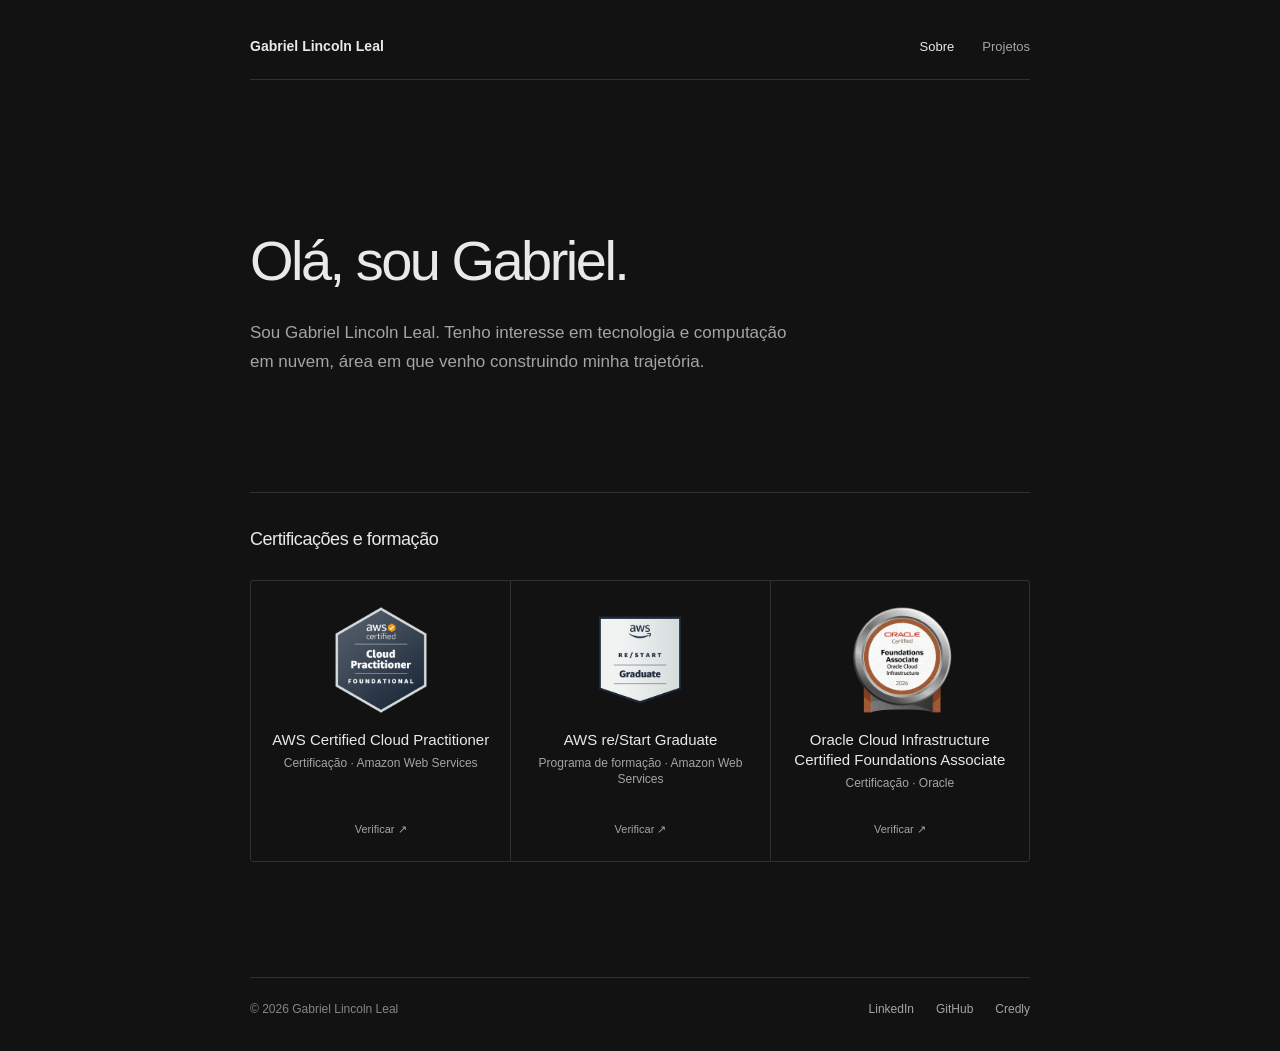
<file: index.html>
<!doctype html>
<html lang="pt-BR">
  <head>
    <meta charset="utf-8" />
    <meta name="viewport" content="width=device-width, initial-scale=1" />
    <meta name="theme-color" content="#121212" />
    <meta name="description" content="Gabriel Lincoln Leal. Sobre, credenciais e projetos." />
    <meta property="og:type" content="website" />
    <meta property="og:title" content="Gabriel Lincoln Leal" />
    <meta property="og:description" content="Conheça Gabriel Lincoln Leal, suas credenciais e projetos." />
    <title>Gabriel Lincoln Leal</title>
    <link rel="icon" href="favicon.svg" type="image/svg+xml" />
    <link rel="stylesheet" href="styles.css" />
  </head>
  <body>
    <a class="skip-link" href="#conteudo">Pular para o conteúdo</a>
    <div class="container">
      <header class="site-header">
        <a class="site-name" href="index.html">Gabriel Lincoln Leal</a>
        <nav aria-label="Navegação principal">
          <a href="index.html" aria-current="page">Sobre</a>
          <a href="projetos.html">Projetos</a>
        </nav>
      </header>

      <main id="conteudo">
        <section class="intro" aria-labelledby="intro-title">
          <h1 id="intro-title">Olá, sou Gabriel.</h1>
          <p>Sou Gabriel Lincoln Leal. Tenho interesse em tecnologia e computação em nuvem, área em que venho construindo minha trajetória.</p>
        </section>

        <section class="certifications" aria-labelledby="certifications-title">
          <div class="section-heading">
            <h2 id="certifications-title">Certificações e formação</h2>
          </div>
          <ul class="certification-list">
            <li>
              <img src="assets/aws-cloud-practitioner.png" width="108" height="108" alt="Selo AWS Certified Cloud Practitioner" />
              <div>
                <h3>AWS Certified Cloud Practitioner</h3>
                <p>Certificação · Amazon Web Services</p>
              </div>
              <a class="certificate-link" href="https://www.credly.com/users/gabriel-lincoln-leal/badges/credly" target="_blank" rel="noopener noreferrer">Verificar ↗</a>
            </li>
            <li>
              <img src="assets/aws-restart.png" width="108" height="108" alt="Selo AWS re/Start Graduate" />
              <div>
                <h3>AWS re/Start Graduate</h3>
                <p>Programa de formação · Amazon Web Services</p>
              </div>
              <a class="certificate-link" href="https://www.credly.com/users/gabriel-lincoln-leal/badges/credly" target="_blank" rel="noopener noreferrer">Verificar ↗</a>
            </li>
            <li>
              <img class="oracle-seal" src="assets/oracle-oci-foundations.png" width="108" height="108" alt="Selo Oracle Cloud Infrastructure Foundations Associate" />
              <div>
                <h3>Oracle Cloud Infrastructure Certified Foundations Associate</h3>
                <p>Certificação · Oracle</p>
              </div>
              <a class="certificate-link" href="https://catalog-education.oracle.com/ords/certview/sharebadge?id=1CA8C7A7E444DF55A995481D4FE4DE3E62B5A50093FBDE5719809B514FC217A2" target="_blank" rel="noopener noreferrer">Verificar ↗</a>
            </li>
          </ul>
        </section>
      </main>

      <footer class="site-footer">
        <span>© 2026 Gabriel Lincoln Leal</span>
        <div>
          <a href="https://www.linkedin.com/in/gabriellincolnleal/" target="_blank" rel="noopener noreferrer">LinkedIn</a>
          <a href="https://github.com/Gabriel-Lincoln-Leal" target="_blank" rel="noopener noreferrer">GitHub</a>
          <a href="https://www.credly.com/users/gabriel-lincoln-leal/badges/credly" target="_blank" rel="noopener noreferrer">Credly</a>
        </div>
      </footer>
    </div>
  </body>
</html>
</file>
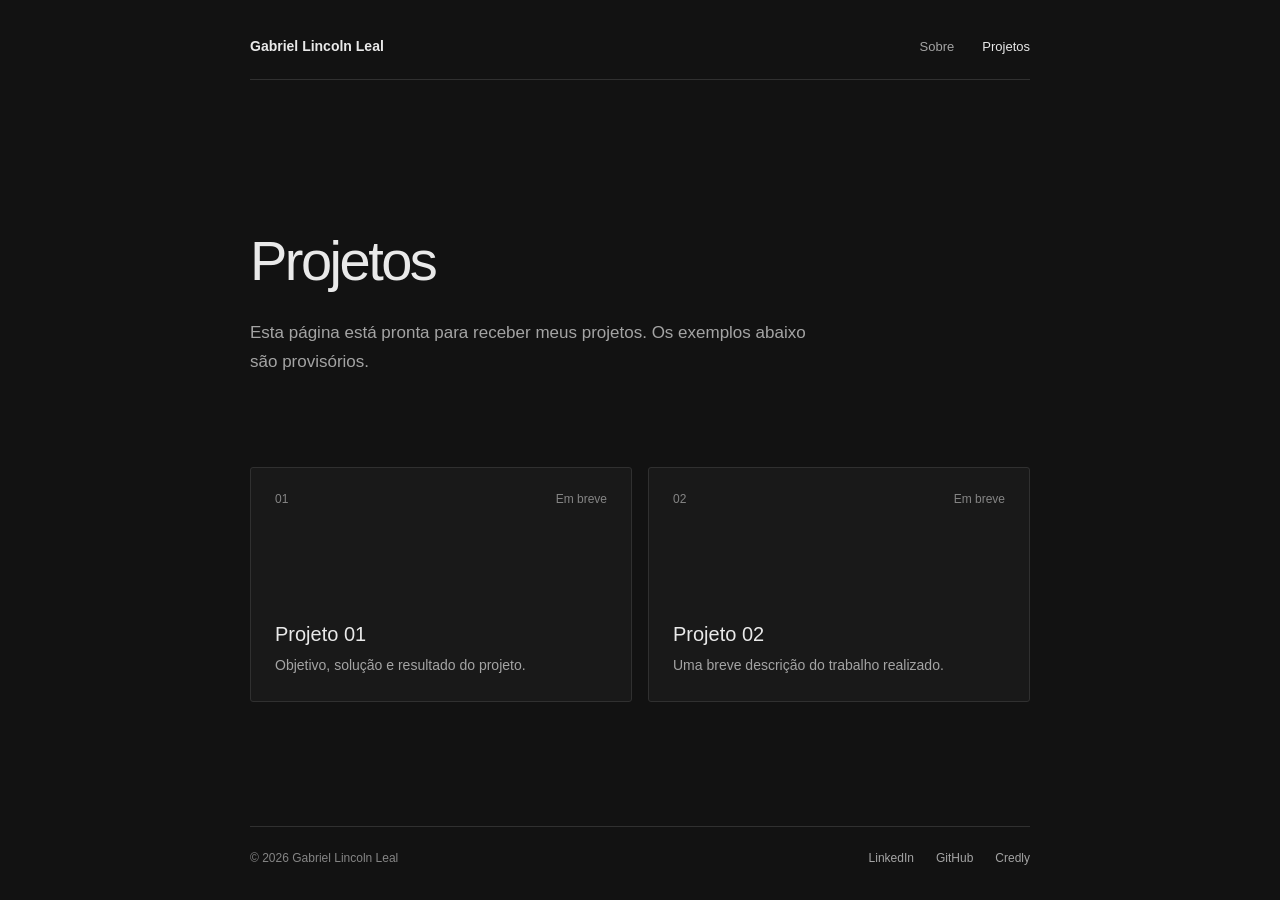
<file: projetos.html>
<!doctype html>
<html lang="pt-BR">
  <head>
    <meta charset="utf-8" />
    <meta name="viewport" content="width=device-width, initial-scale=1" />
    <meta name="theme-color" content="#121212" />
    <meta name="description" content="Projetos de Gabriel Lincoln Leal." />
    <meta property="og:type" content="website" />
    <meta property="og:title" content="Projetos — Gabriel Lincoln Leal" />
    <meta property="og:description" content="Projetos e estudos de Gabriel Lincoln Leal." />
    <title>Projetos — Gabriel Lincoln Leal</title>
    <link rel="icon" href="favicon.svg" type="image/svg+xml" />
    <link rel="stylesheet" href="styles.css" />
  </head>
  <body>
    <a class="skip-link" href="#conteudo">Pular para o conteúdo</a>
    <div class="container">
      <header class="site-header">
        <a class="site-name" href="index.html">Gabriel Lincoln Leal</a>
        <nav aria-label="Navegação principal">
          <a href="index.html">Sobre</a>
          <a href="projetos.html" aria-current="page">Projetos</a>
        </nav>
      </header>

      <main id="conteudo">
        <section class="projects-intro" aria-labelledby="projects-title">
          <h1 id="projects-title">Projetos</h1>
          <p>Esta página está pronta para receber meus projetos. Os exemplos abaixo são provisórios.</p>
        </section>

        <section class="projects" aria-label="Exemplos provisórios">
          <!-- Substituir estes exemplos pelos projetos reais. -->
          <article>
            <span>01</span>
            <div><h2>Projeto 01</h2><p>Objetivo, solução e resultado do projeto.</p></div>
            <small>Em breve</small>
          </article>
          <article>
            <span>02</span>
            <div><h2>Projeto 02</h2><p>Uma breve descrição do trabalho realizado.</p></div>
            <small>Em breve</small>
          </article>
        </section>
      </main>

      <footer class="site-footer">
        <span>© 2026 Gabriel Lincoln Leal</span>
        <div>
          <a href="https://www.linkedin.com/in/gabriellincolnleal/" target="_blank" rel="noopener noreferrer">LinkedIn</a>
          <a href="https://github.com/Gabriel-Lincoln-Leal" target="_blank" rel="noopener noreferrer">GitHub</a>
          <a href="https://www.credly.com/users/gabriel-lincoln-leal/badges/credly" target="_blank" rel="noopener noreferrer">Credly</a>
        </div>
      </footer>
    </div>
  </body>
</html>
</file>
<file: styles.css>
:root {
  color-scheme: dark;
  --bg: #121212;
  --text: #e9e9e9;
  --secondary: #a4a4a4;
  --line: #303030;
}

* { box-sizing: border-box; }
html { scroll-behavior: smooth; }
body { margin: 0; background: var(--bg); color: var(--text); font-family: -apple-system, BlinkMacSystemFont, 'Segoe UI', Arial, sans-serif; -webkit-font-smoothing: antialiased; }
a { color: inherit; }
a:focus-visible { outline: 2px solid var(--text); outline-offset: 4px; }
h1, h2, h3, p { margin: 0; }
.skip-link { position: absolute; top: -60px; left: 16px; z-index: 5; padding: 10px 14px; background: var(--text); color: var(--bg); }
.skip-link:focus { top: 10px; }

.container { display: flex; flex-direction: column; width: min(100% - 48px, 780px); min-height: 100vh; margin: 0 auto; }
.site-header { display: flex; align-items: center; justify-content: space-between; gap: 24px; padding: 38px 0 25px; border-bottom: 1px solid var(--line); }
.site-name { font-size: 14px; font-weight: 600; text-decoration: none; }
.site-header nav { display: flex; gap: 28px; }
.site-header nav a { color: var(--secondary); font-size: 13px; text-decoration: none; }
.site-header nav a:hover, .site-header nav a[aria-current="page"] { color: var(--text); }
main { flex: 1; }

.intro, .projects-intro { padding: clamp(100px, 12vw, 150px) 0 115px; }
.intro h1, .projects-intro h1 { font-size: clamp(39px, 5vw, 56px); font-weight: 500; letter-spacing: -.045em; line-height: 1.12; }
.intro > p:last-child, .projects-intro > p:last-child { max-width: 560px; margin-top: 26px; color: var(--secondary); font-size: 17px; line-height: 1.7; }

.certifications { padding: 36px 0 115px; border-top: 1px solid var(--line); }
.section-heading { display: flex; align-items: baseline; justify-content: space-between; gap: 24px; margin-bottom: 30px; }
.section-heading h2 { font-size: 18px; font-weight: 500; letter-spacing: -.025em; }
.certification-list { display: grid; grid-template-columns: repeat(3, minmax(0, 1fr)); margin: 0; padding: 0; border: 1px solid var(--line); border-radius: 3px; list-style: none; }
.certification-list li { display: flex; align-items: center; flex-direction: column; gap: 16px; min-height: 280px; padding: 25px 14px; text-align: center; }
.certification-list li + li { border-left: 1px solid var(--line); }
.certification-list img { display: block; width: 108px; height: 108px; object-fit: contain; }
.certification-list img.oracle-seal { object-fit: cover; }
.certification-list h3 { font-size: 15px; font-weight: 500; line-height: 1.35; }
.certification-list p { margin-top: 5px; color: var(--secondary); font-size: 12px; line-height: 1.35; }
.certificate-link { margin-top: auto; color: var(--secondary); font-size: 11px; text-decoration: none; }
.certificate-link:hover { color: var(--text); }

.projects-intro { padding-bottom: 90px; }
.projects { display: grid; grid-template-columns: repeat(2, minmax(0, 1fr)); gap: 16px; padding-bottom: 115px; }
.projects article { position: relative; display: flex; flex-direction: column; align-items: flex-start; min-height: 235px; padding: 24px; border: 1px solid var(--line); border-radius: 3px; background: #191919; }
.projects article > span, .projects small { color: #858585; font-size: 12px; }
.projects article > div { margin-top: auto; }
.projects h2 { font-size: 20px; font-weight: 500; }
.projects article p { margin-top: 8px; color: var(--secondary); font-size: 14px; line-height: 1.6; }
.projects small { position: absolute; top: 24px; right: 24px; }

.site-footer { display: flex; align-items: center; justify-content: space-between; gap: 20px; padding: 24px 0 35px; border-top: 1px solid var(--line); color: #858585; font-size: 12px; }
.site-footer div { display: flex; gap: 22px; }
.site-footer a { color: var(--secondary); text-decoration: none; }
.site-footer a:hover { color: var(--text); }

@media (max-width: 560px) {
  .container { width: min(100% - 40px, 780px); }
  .site-header { align-items: flex-start; flex-direction: column; gap: 18px; padding-top: 28px; }
  .intro, .projects-intro { padding: 88px 0 90px; }
  .intro h1, .projects-intro h1 { font-size: clamp(36px, 9vw, 48px); }
  .intro > p:last-child, .projects-intro > p:last-child { font-size: 16px; }
  .certifications, .projects { padding-bottom: 90px; }
  .section-heading { align-items: flex-start; flex-direction: column; gap: 10px; }
  .certification-list, .projects { grid-template-columns: 1fr; }
  .certification-list li, .certification-list li + li { min-height: 195px; padding: 24px 16px; border-left: 0; }
  .certification-list img { width: 96px; height: 96px; }
  .certification-list li + li { border-top: 1px solid var(--line); }
  .projects article { min-height: 200px; }
  .site-footer { align-items: flex-start; flex-direction: column; gap: 15px; }
}
</file>
